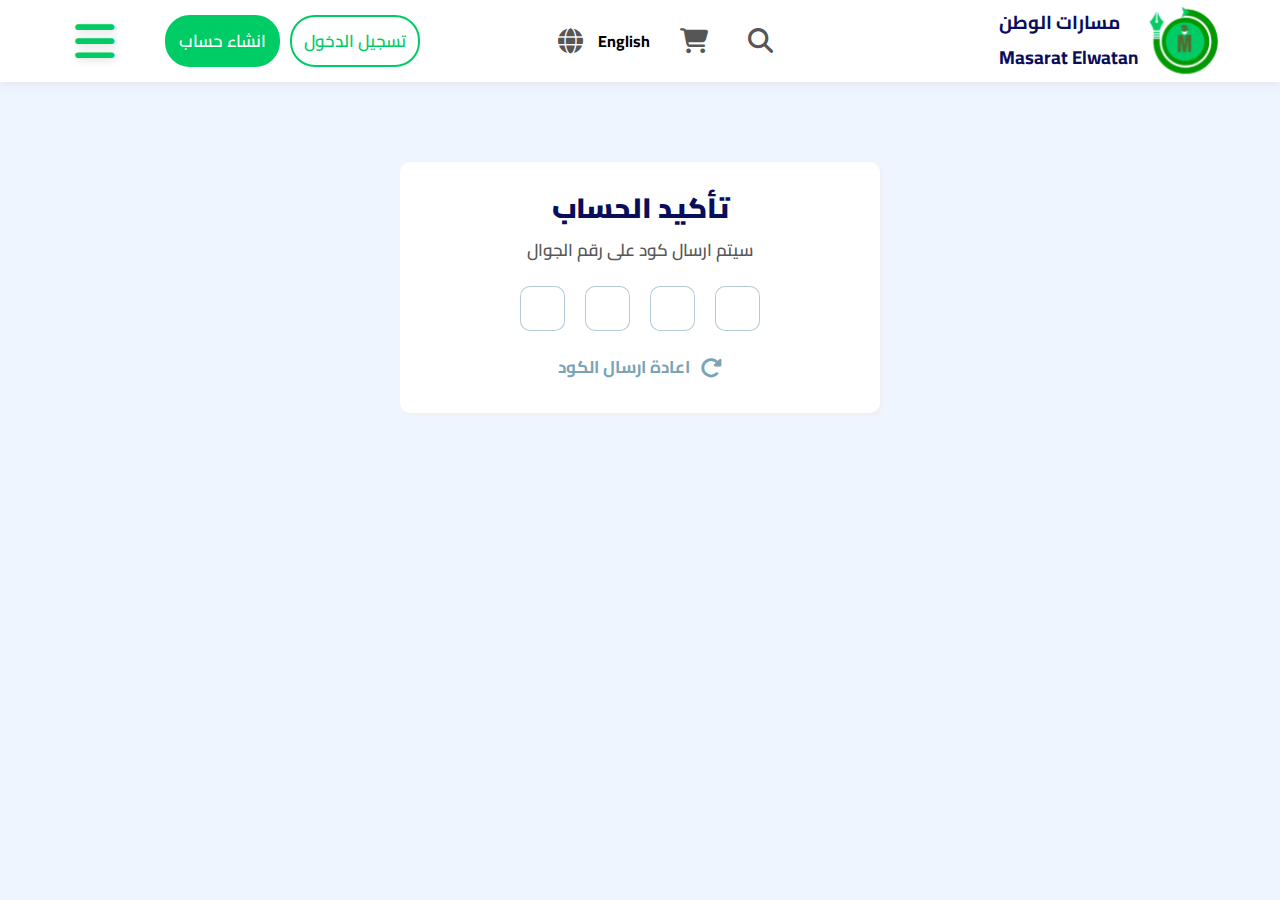
<file: confirm.html>
<!DOCTYPE html>
<html lang="en">
<head>
    <meta charset="UTF-8">
    <meta name="viewport" content="width=device-width, initial-scale=1.0">
    <link rel="stylesheet" href="https://cdnjs.cloudflare.com/ajax/libs/font-awesome/6.5.1/css/all.min.css">
    <link rel="preconnect" href="https://fonts.googleapis.com">
    <link rel="preconnect" href="https://fonts.gstatic.com" crossorigin>
    <link href="https://fonts.googleapis.com/css2?family=Cairo:wght@400;500;600;700;800;900;1000&display=swap" rel="stylesheet">
    <link rel="stylesheet" href="css/slick-theme.css">
    <link rel="stylesheet" href="css/slick.css">
    <link rel="stylesheet" href="css/style.css">
    <title>مسارات الوطن</title>
</head>
<body class="login-body">
    <div class="section-container"> <!-- Sections Container -->
        <div class="section-1"> <!-- Section One -->
            <div class="header"> <!-- Header -->
                <div class="logo"> <!-- Logo -->
                    <img src="Images/Logo.svg" alt="#">
                    <div class="logo-title"> <!-- Logo Title -->
                        <h3>مسارات الوطن</h3>
                        <h3>Masarat Elwatan</h3>
                    </div>
                </div>
                <div class="menu-box" id="menu-box"> <!-- Menu Icon -->
                    <i class="fa-solid fa-bars"></i>
                </div>
                <div class="navbar"> <!-- Navbar -->
                    <ul>
                        <li>
                            <a href="#">الدورات</a>
                        </li>
                        <li>
                            <a href="#">عن مسارات</a>
                        </li>
                        <li>
                            <a href="#">المقالات</a>
                        </li>
                        <li>
                            <a href="#">الأسئلة الشائعة</a>
                        </li>
                        <li>
                            <a href="#">الرحلات التعليمية</a>
                        </li>
                    </ul>
                </div>
                <div class="header-icons"> <!-- Header Icons -->
                    <i class="fa-solid fa-magnifying-glass"></i>
                    <i class="fa-solid fa-cart-shopping"></i>
                    <span><i class="fa-solid fa-globe"></i><h6>English</h6></span>
                </div>
                <div class="header-buttons">
                    <a href="login.html" class="header-button-1">تسجيل الدخول</a>
                    <a href="signin.html" class="header-button-2">انشاء حساب</a>
                </div>
                <div class="header-icons-2">
                    <a href="login.html">
                        <i class="fa-regular fa-user"></i>
                    </a>
                    <a href="signin.html">
                        <i class="fa-solid fa-user-plus"></i>  
                    </a>
                </div>
            </div> <!-- End Header -->
            <div class="section-1-container-confirm"> <!-- Section One Container -->
                <div class="confirm-section">
                    <div class="confirm-text">
                        <h2>تأكيد الحساب</h2>
                        <p>سيتم ارسال كود على رقم الجوال</p>
                    </div>
                    <div class="confirm-inputs">
                        <input type="number" >
                        <input type="number" >
                        <input type="number" >
                        <input type="number" >
                    </div>
                    <div class="confirm-resend">
                        <a href="#">
                            <span>اعادة ارسال الكود</span>
                        </a>
                        <i class="fa-solid fa-rotate-right"></i>
                    </div>
                </div>
            </div>
        </div>
    </div>
    <script src="https://ajax.googleapis.com/ajax/libs/jquery/3.6.3/jquery.min.js"></script>
    <script src="js/slick.min.js"></script>
    <script src="js/main.js"></script>
</body>
</html>
</file>
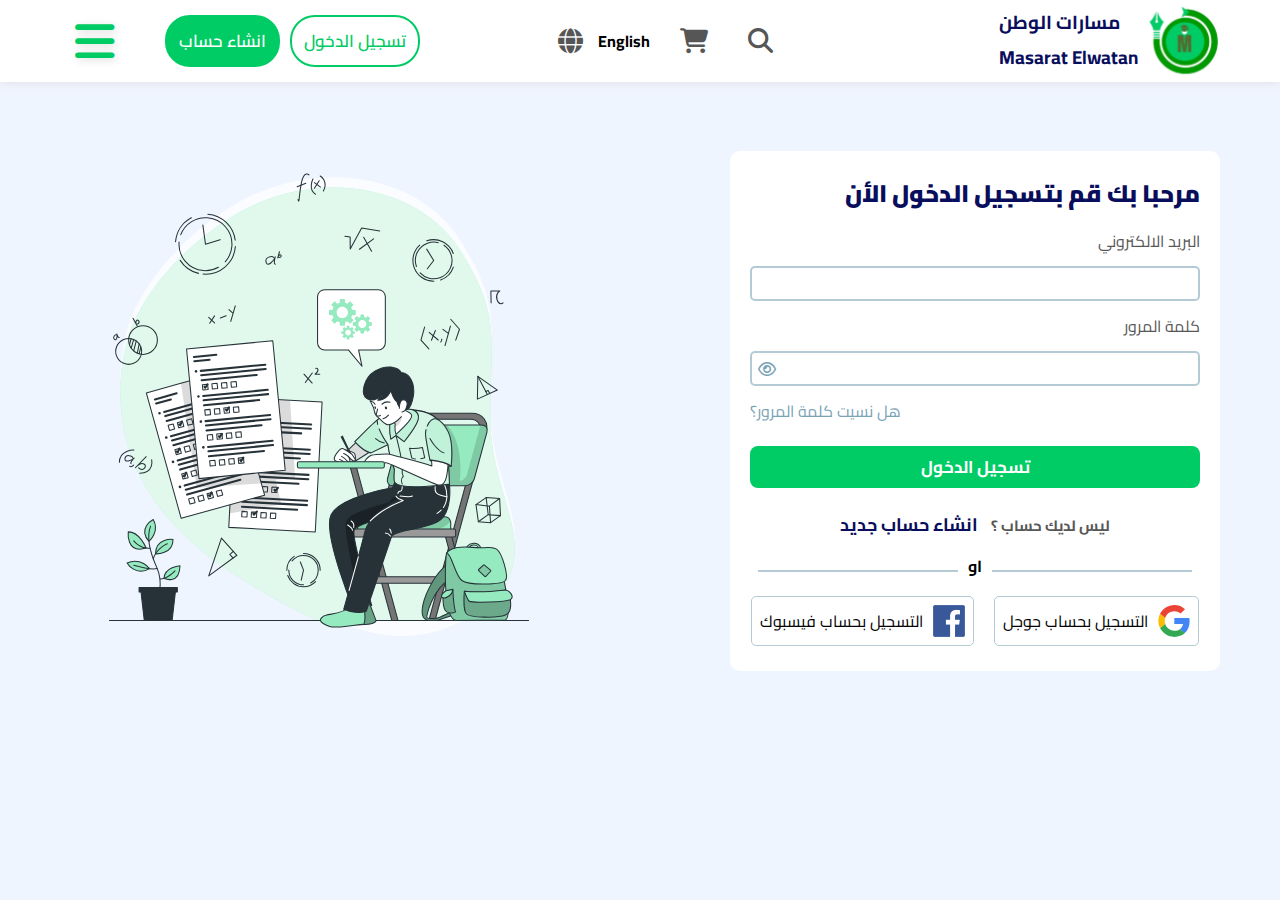
<file: login.html>
<!DOCTYPE html>
<html lang="en">
<head>
    <meta charset="UTF-8">
    <meta name="viewport" content="width=device-width, initial-scale=1.0">
    <link rel="stylesheet" href="https://cdnjs.cloudflare.com/ajax/libs/font-awesome/6.5.1/css/all.min.css">
    <link rel="preconnect" href="https://fonts.googleapis.com">
    <link rel="preconnect" href="https://fonts.gstatic.com" crossorigin>
    <link href="https://fonts.googleapis.com/css2?family=Cairo:wght@400;500;600;700;800;900;1000&display=swap" rel="stylesheet">
    <link rel="stylesheet" href="css/slick-theme.css">
    <link rel="stylesheet" href="css/slick.css">
    <link rel="stylesheet" href="css/style.css">
    <title>مسارات الوطن</title>
</head>
<body class="login-body">
    <div class="section-container"> <!-- Sections Container -->
        <div class="section-1"> <!-- Section One -->
            <div class="header"> <!-- Header -->
                <div class="logo"> <!-- Logo -->
                    <img src="Images/Logo.svg" alt="#">
                    <div class="logo-title"> <!-- Logo Title -->
                        <h3>مسارات الوطن</h3>
                        <h3>Masarat Elwatan</h3>
                    </div>
                </div>
                <div class="menu-box" id="menu-box"> <!-- Menu Icon -->
                    <i class="fa-solid fa-bars"></i>
                </div>
                <div class="navbar"> <!-- Navbar -->
                    <ul>
                        <li>
                            <a href="#">الدورات</a>
                        </li>
                        <li>
                            <a href="#">عن مسارات</a>
                        </li>
                        <li>
                            <a href="#">المقالات</a>
                        </li>
                        <li>
                            <a href="#">الأسئلة الشائعة</a>
                        </li>
                        <li>
                            <a href="#">الرحلات التعليمية</a>
                        </li>
                    </ul>
                </div>
                <div class="header-icons"> <!-- Header Icons -->
                    <i class="fa-solid fa-magnifying-glass"></i>
                    <i class="fa-solid fa-cart-shopping"></i>
                    <span><i class="fa-solid fa-globe"></i><h6>English</h6></span>
                </div>
                <div class="header-buttons">
                    <a href="login.html" class="header-button-1">تسجيل الدخول</a>
                    <a href="signin.html" class="header-button-2">انشاء حساب</a>
                </div>
                <div class="header-icons-2">
                    <a href="login.html">
                        <i class="fa-regular fa-user"></i>
                    </a>
                    <a href="signin.html">
                        <i class="fa-solid fa-user-plus"></i>  
                    </a>
                </div>
            </div> <!-- End Header -->
            <div class="section-1-container two"> <!-- Section One Container -->
                <div class="section-1-image"> <!-- Section One Image -->
                    <img src="Images/Login.svg" alt="#">
                </div>
                <div class="section-1-text"> <!-- Section One Text -->
                    <div class="login-container">
                        <div class="login-text">
                            <h2>مرحبا بك قم بتسجيل الدخول الأن</h2>
                        </div>
                        <div class="login-inputs">
                            <span id="email">البريد الالكتروني</span>
                            <input type="email" id="emaill">
                            <span id="password">كلمة المرور</span>
                            <i class="fa-regular fa-eye" id="show"></i>
                            <input type="password" id="pass">
                            <span id="forget">
                                <a href="confirm.html">هل نسيت كلمة المرور؟</a>
                            </span>
                            <button type="submit">تسجيل الدخول</button>
                        </div>
                        <div class="no-acc">
                            <h5>ليس لديك حساب ؟ <span>
                                <a href="signin.html">انشاء حساب جديد</a>
                            </span></h5>
                        </div>
                        <div class="or">
                            <h4>او</h4>
                        </div>
                        <div class="login-social">
                            <div class="google">
                                <span>التسجيل بحساب جوجل</span>
                                <img src="Images/Google.svg" alt="#">
                            </div>
                            <div class="facebook">
                                <span>التسجيل بحساب فيسبوك</span>
                                <img src="Images/Facebook.png" alt="#">
                            </div>
                        </div>
                    </div>
                </div>
            </div>
        </div>
    </div>
    <script src="https://ajax.googleapis.com/ajax/libs/jquery/3.6.3/jquery.min.js"></script>
    <script src="js/slick.min.js"></script>
    <script src="js/main.js"></script>
</body>
</html>
</file>
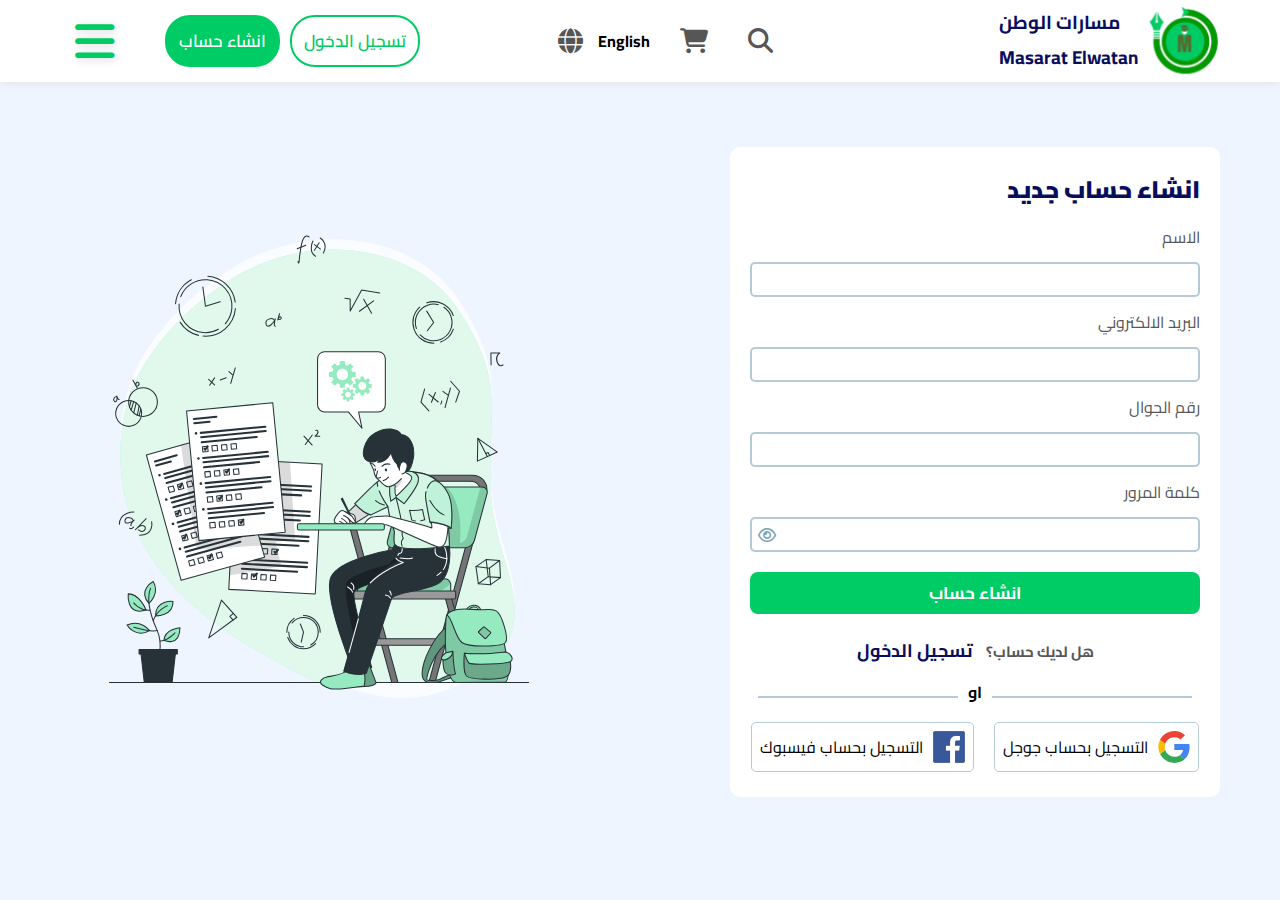
<file: signin.html>
<!DOCTYPE html>
<html lang="en">
<head>
    <meta charset="UTF-8">
    <meta name="viewport" content="width=device-width, initial-scale=1.0">
    <link rel="stylesheet" href="https://cdnjs.cloudflare.com/ajax/libs/font-awesome/6.5.1/css/all.min.css">
    <link rel="preconnect" href="https://fonts.googleapis.com">
    <link rel="preconnect" href="https://fonts.gstatic.com" crossorigin>
    <link href="https://fonts.googleapis.com/css2?family=Cairo:wght@400;500;600;700;800;900;1000&display=swap" rel="stylesheet">
    <link rel="stylesheet" href="css/slick-theme.css">
    <link rel="stylesheet" href="css/slick.css">
    <link rel="stylesheet" href="css/style.css">
    <title>مسارات الوطن</title>
</head>
<body class="login-body">
    <div class="section-container"> <!-- Sections Container -->
        <div class="section-1"> <!-- Section One -->
            <div class="header"> <!-- Header -->
                <div class="logo"> <!-- Logo -->
                    <img src="Images/Logo.svg" alt="#">
                    <div class="logo-title"> <!-- Logo Title -->
                        <h3>مسارات الوطن</h3>
                        <h3>Masarat Elwatan</h3>
                    </div>
                </div>
                <div class="menu-box" id="menu-box"> <!-- Menu Icon -->
                    <i class="fa-solid fa-bars"></i>
                </div>
                <div class="navbar"> <!-- Navbar -->
                    <ul>
                        <li>
                            <a href="#">الدورات</a>
                        </li>
                        <li>
                            <a href="#">عن مسارات</a>
                        </li>
                        <li>
                            <a href="#">المقالات</a>
                        </li>
                        <li>
                            <a href="#">الأسئلة الشائعة</a>
                        </li>
                        <li>
                            <a href="#">الرحلات التعليمية</a>
                        </li>
                    </ul>
                </div>
                <div class="header-icons"> <!-- Header Icons -->
                    <i class="fa-solid fa-magnifying-glass"></i>
                    <i class="fa-solid fa-cart-shopping"></i>
                    <span><i class="fa-solid fa-globe"></i><h6>English</h6></span>
                </div>
                <div class="header-buttons">
                    <a href="login.html" class="header-button-1">تسجيل الدخول</a>
                    <a href="signin.html" class="header-button-2">انشاء حساب</a>
                </div>
                <div class="header-icons-2">
                    <a href="login.html">
                        <i class="fa-regular fa-user"></i>
                    </a>
                    <a href="signin.html">
                        <i class="fa-solid fa-user-plus"></i>  
                    </a>
                </div>
            </div> <!-- End Header -->
            <div class="section-1-container two"> <!-- Section One Container -->
                <div class="section-1-image"> <!-- Section One Image -->
                    <img src="Images/Login.svg" alt="#">
                </div>
                <div class="section-1-text"> <!-- Section One Text -->
                    <div class="login-container">
                        <div class="login-text">
                            <h2>انشاء حساب جديد</h2>
                        </div>
                        <div class="login-inputs">
                            <span id="user">الاسم</span>
                            <input type="text" id="username">
                            <span id="email">البريد الالكتروني</span>
                            <input type="email" id="emaill">
                            <span id="phonenumber">رقم الجوال</span>
                            <input type="text" id="number">
                            <span id="password">كلمة المرور</span>
                            <i class="fa-regular fa-eye" id="show2"></i>
                            <input type="password" id="pass">
                            <button type="submit" id="submit2">انشاء حساب</button>
                        </div>
                        <div class="no-acc">
                            <h5>هل لديك حساب؟<span>
                                <a href="login.html">تسجيل الدخول</a>
                            </span></h5>
                        </div>
                        <div class="or">
                            <h4>او</h4>
                        </div>
                        <div class="login-social">
                            <div class="google">
                                <span>التسجيل بحساب جوجل</span>
                                <img src="Images/Google.svg" alt="#">
                            </div>
                            <div class="facebook">
                                <span>التسجيل بحساب فيسبوك</span>
                                <img src="Images/Facebook.png" alt="#">
                            </div>
                        </div>
                    </div>
                </div>
            </div>
        </div>
    </div>
    <script src="https://ajax.googleapis.com/ajax/libs/jquery/3.6.3/jquery.min.js"></script>
    <script src="js/slick.min.js"></script>
    <script src="js/main.js"></script>
</body>
</html>
</file>
<file: css/style.css>
* {
    margin: 0;
    padding: 0;
    box-sizing: border-box;
    scroll-behavior: smooth;
    text-decoration: none;
    list-style: none;
    font-family: 'Cairo', sans-serif;
}
::-webkit-scrollbar {
    width: 12.5px;
}
::-webkit-scrollbar-track {
    background: white;
    border-radius: 5px;
}
::-webkit-scrollbar-thumb {
    background: #00CC65;
    border-radius: 5px;
}
::-webkit-scrollbar-thumb:hover {
    background: #00ae57;
}
/* Section One Start */
.section-1 {
    width: 100%;
    background: #EFF5FF;
}
/* Header */
.header {
    position: relative;
    z-index: 1;
    display: flex;
    flex-direction: row-reverse;
    align-items: center;
    justify-content: space-between;
    padding: 5px 60px;
    gap: 5px;
    box-shadow: 0px 0px 10px #DDD;
    background: #FFF;
}
/* Logo */
.logo {
    cursor: pointer;
    display: flex;
    flex-direction: row-reverse;
    gap: 10px;
}
.logo img {
    width: 72px;
    height: 72px;
}
/* Logo Title */
.logo-title h3 {
    cursor: pointer;
    color: #080E5C;
}
/* Menu Icon */
#menu-box {
    display: none;
    cursor: pointer;
    font-size: 45px;
    color: #00CC65;
}
/* Navbar */
.navbar {
    position: relative;
}
.navbar ul {
    display: flex;
    flex-direction: row-reverse;
    gap: 15px;
}
.navbar a {
    font-size: 17px;
    font-weight: 600;
    padding: 5px 10px;
    border-radius: 5px;
    color: #080E5C;
}
.navbar a:hover {
    transition: linear 0.5s;
    background: #EBF2FF;
}
/* Header Icons */
.header-icons {
    cursor: pointer;
    display: flex;
    flex-direction: row-reverse;
    align-items: center;
    gap: 20px;
}
.header-icons i {
    padding: 7.5px 10px;
    font-size: 25px;
    border-radius: 5px;
    color: #565656;
}
.header-icons i:hover {
    transition: linear 0.5s;
    background: #E8F0FF;
}
.header-icons span  {
    display: flex;
    align-items: center;
    gap: 5px;
}
.header-icons span h6 {
    font-size: 16px;
}
/* Header Buttons */
.header-buttons {
    display: flex;
    flex-direction: row-reverse;
    align-items: center;
    gap: 10px;
}
.header-buttons a {
    padding: 8px 12px;
    border-radius: 25px;
    font-size: 17px;
    font-weight: 600;
}
.header-buttons .header-button-1 {
    border: 2px solid #00CC65;
    color: #00CC65;
}
.header-buttons .header-button-1:hover {
    transition: linear 0.4s;
    color: #FFF;
    background: #00CC65;
}
.header-buttons .header-button-2 {
    color: #FFF;
    border: 2px solid #00CC65;
    background: #00CC65;
}
.header-buttons .header-button-2:hover {
    transition: all linear 0.4s;
    color: #00CC65;
    background: #FFF;
}
.header-icons-2 {
    display: none;
}
/* Responsive Navbar */
@media(max-width: 1420px) {
    #menu-box {
        display: block;
        position: absolute;
        left: 75px;
        text-shadow: 2px 2px 8px #DDD;
    }
    .header-buttons {
        margin-left: 105px;
    }
    .header-icons {
        margin-left: 20px;
    }
    .navbar ul {
        display: flex;
        text-align: center;
        position: absolute;
        transition: all ease 0.4s;
        padding: 35px 20px;
        top: -500px;
        left: 50%;
        z-index: -1;
        border-radius: 10px;
        transform: translateX(-80%);
        background: #FFF;
    }
    .navbar ul a {
        display: block;
        width: 130px;
        padding: 0;
    }
    .navbar ul.open {
        top: 25px;
    }
}
@media(max-width: 1030px) {
    .header-icons {
        display: none;
    }
    .navbar ul {
        left: 157px;
    }
}
@media(max-width: 780px) {
    .navbar ul {
        flex-direction: column;
        padding: 50px 65px;
        margin: auto;
        left: -100px;
    }
    .header {
        padding: 5px 40px;
    }
    .header-buttons {
        margin-left: 85px;
    }
    .header-buttons a {
        padding: 6px 10px;
        font-size: 13px;
        font-weight: 500;
    }
    #menu-box {
        font-size: 40px;
        left: 65px;
    }
}
@media(max-width: 635px) {
    .logo-title {
        display: none;
    }
    .navbar ul {
        left: -120px;
    }
}
@media(max-width: 567px) {
    .header {
        padding: 5px 20px;
    }
    #menu-box {
        left: 25px;
    }
}
@media(max-width: 467px) {
    .header {
        padding: 5px 15px;
    }
    .header-buttons {
        display: none;
    }
    .navbar ul {
        left: -85px;
        padding: 40px 20px;
    }
}
@media(max-width: 466px) {
    .header-icons-2 {
        display: flex;
        flex-direction: row-reverse;
        gap: 10px;
        font-size: 29px;
        margin-left: 70px;
        color: #00CC65;
    }
    .header-icons-2 i {
        text-shadow: 2px 2px 8px #DDD;
    }
}
@media(max-width: 431px) {
    .navbar ul {
        left: -95px;
    }
}
@media(max-width: 420px) {
    .navbar ul {
        left: -88px;
    }
}
@media(max-width: 400px) {
    .navbar ul {
        left: -70px;
    }
}
/* Section One Container */
.section-1-container {
    display: flex;
    justify-content: space-between;
    align-items: center;
    padding: 55px 60px;
    margin-top: 10px;
}
/* Section One Image */
.section-1-image img {
    width: 518px;
    height: 518px;
}
/* Section One Text */
.section-1-text {
    display: flex;
    flex-direction: column;
    text-align: end;
    gap: 40px;
}
.section-1-text h1 {
    font-weight: 800;
    color: #080E5C;
}
/* Section One Search */
.section-1-search {
    position: relative;
    display: flex;
    flex-direction: column;
    gap: 40px;
}
.search-iconn {
    cursor: pointer;
    position: absolute;
    font-size: 18px;
    padding: 8px;
    left: 10px;
    top: 8px;
    border-radius: 5px;
    color: #FFF;
    background: #00CC65;
}
.search-iconn:hover {
    transition: 0.5s;
    background: #00ae57;
}
.search-area {
    cursor: pointer;
    text-align: end;
    border: none;
    height: 50px;
    padding: 5px;
    font-size: 18px;
    border-radius: 10px;
    background: #FFF;
}
.search-area:focus {
    outline: none;
}
.search-area::placeholder {
    padding-right: 3px;
    margin-right: 3px;
}
.submit-button {
    cursor: pointer;
    width: 150px;
    font-size: 18px;
    font-weight: 800;
    padding: 10px 20px;
    border-radius: 35px;
    color: #FFF;
    border: 2px solid #00CC65;
    background: #00CC65;
}
.submit-button:hover {
    transition: all linear 0.4s;
    color: #00CC65;
    border: 2px solid #00CC65;
    background: #EBF2FF;
}
.button-shape {
    font-size: 18px;
    font-weight: 800;
    padding: 10px 20px;
    border-radius: 35px;
    color: #FFF;
    border: 2px solid #00CC65;
    background: #00CC65;
}
.button-shape:hover {
    transition: all linear 0.4s;
    color: #00CC65;
    border: 2px solid #00CC65;
    background: #EBF2FF;
}
/* Section One Responsive */
@media(max-width: 1040px) {
    .section-1-text h1 {
        font-size: 25px;
        font-weight: 700;
    }
    .section-1-search {
        width: 330px;
    }
    .button-shape {
        font-size: 16px;
    }
}
@media(max-width: 1110px) {
    .section-1-image img {
        width: 418px;
        height: 418px;
    }
}
@media(max-width: 900px) {
    .section-1-container {
        flex-direction: column;
        margin: 0;
        padding: 5px;
    }
    .section-1-image img {
        width: 518px;
        height: 518px;
    }
    .section-1-text {
        padding: 10px 0;
        text-align: center;
    }
    .section-1-button-container {
        justify-content: center;
        margin: 10px 0 20px 0;
    }
}
@media(max-width: 545px) {
    .section-1-container {
        overflow: hidden;
    }
    .section-1-image img {
        width: 400px;
        height: 400px;
    }
}
@media(max-width: 435px) {
    .section-1-container {
        padding: 10px;
    }
    .section-1-image img {
        width: 300px;
        height: 300px;
    }
    .section-1-text h1 {
        font-size: 25px;
        font-weight: 600;
    }
    .section-1-search {
        width: 340px;
    }
}
/* Section Two Start */
.section-2 {
    width: 100%;
    padding: 40px 60px;
    background: #FFF;
}
/* Section Two Title */
.section-2-title {
    display: flex;
    justify-content: center;
}
.section-2-title h1 {
    font-size: 35px;
    word-spacing: 5px;
    color: #080E5C;
}
/* Section Two Container */
.section-2-container {
    display: grid;
    grid-template-columns: repeat(auto-fill,minmax(300px,1fr));
    gap: 20px;
    margin: 50px 0;
}
@media(min-width: 1700px) {
    .section-4-container {
        grid-template-columns: repeat(auto-fill,minmax(450px,1fr));
    }
}
/* Section Two Box */
.section-2-box {
    position: relative;
    z-index: 1;
    display: flex;
    flex-direction: column;
    text-align: center;
    cursor: pointer;
    gap: 20px;
    padding: 20px;
    border-radius: 10px;
    box-shadow: 0px 0px 8px #DDD;
    background: #EFF5FF;
}
.Ellipse {
    position: absolute;
    z-index: -1;
    left: 50%;
    transform: translateX(-50%);
}
/* Section Two Image */
.section-2-image {
    margin-top: 12.5px;
}
.section-2-button {
    text-align: center;
    margin: 10px 0 10px 0;
}
.button-shape.two:hover {
    background: #FFF;
}
/* Section Two Responsive */
@media(max-width: 767px) {
    .section-2-container {
        grid-template-columns: repeat(auto-fill,minmax(250px,1fr));
    }
    .section-2 {
        width: 100%;
        padding: 40px 40px;
    }
}
@media(max-width: 567px) {
    .section-2 {
        padding: 30px 20px;
    }
    .section-2-title h1 {
        font-size: 27px;
        word-spacing: 0;
    }
}
@media(max-width: 467px) {
    .section-2 {
        padding: 30px 15px;
    }
    .section-2-title h1 {
        font-size: 22px;
    }
}
/* Section Three Start */
.section-3 {
    width: 100%;
    padding: 40px 60px;
    background: #EFF5FF;
}
/* Section Three Title */
.section-3-title {
    display: flex;
    justify-content: center;
}
.section-3-title h1 {
    font-size: 35px;
    word-spacing: 5px;
    color: #080E5C;
}
.tab-box {
    display: flex;
    flex-direction: row-reverse;
    justify-content: space-between;
    align-items: center;
    gap: 20px;
    padding: 20px 0 0 5px;
    border-bottom: 2px solid #49494934;
}
.tab-btn {
    cursor: pointer;
    font-size: 17px;
    font-weight: 700;
    padding: 5px 10px;
    border: none;
    background: none;
    color: #575757;
    border-bottom: 2px solid #EFF5FF;
}
.tab-btn:hover {
    transition: 0.4s;
    color: #080E5C;
    border-bottom: 2px solid #080E5C;
}
.activated {
    color: #080E5C;
    border-bottom: 2px solid #080E5C;
}
/* Section Three Container */
.section-3-container {
    display: grid;
    grid-template-columns: repeat(auto-fill,minmax(300px,1fr));
    gap: 20px;
    margin-top: 25px;
}
/* Section Three Box */
.section-3-box {
    display: flex;
    flex-direction: column;
    text-align: center;
    cursor: pointer;
    padding: 10px;
    border-radius: 10px;
    box-shadow: 0 0 8px #DDD;
    background: #FFF;
}
/* Section Three Image */
.section3-image {
    position: relative;
}
.section3-image img {
    width: 100%;
}
.money {
    position: absolute;
    right: 10px;
    bottom: 20px;
}
.money h6 {
    font-size: 18px;
    font-weight: 600;
    padding: 5px 10px;
    border-radius: 10px;
    color: #000;
    background: #FFF;
}
.money h6 span {
    font-size: 20px;
    font-weight: 900;
    color: #00075D;
}
/* Section Three Text */
.section-3-text {
    text-align: end;
}
.section-3-text h3 {
    margin: 20px 5px;
}
/* Section Three Information */
.section-3-info {
    display: flex;
    flex-direction: row-reverse;
    gap: 15px;
    margin: 10px 5px;
    padding-bottom: 50px;
    border-bottom: 2px solid #56565615;
}
.section-3-info.two {
    padding-bottom: 10px;
}
.section-3-info span {
    font-size: 16px;
    font-weight: 700;
    color: #494949;
}
/* Section Three Details */
.section-3-details {
    display: flex;
    justify-content: space-between;
}
.section-3-details span {
    font-size: 16px;
    font-weight: 700;
    padding: 5px;
    color: #000;
}
.section-3-details span i {
    padding: 0px 5px;
    color: #9CB5D5;
}
.section-3-button {
    text-align: center;
    padding-top: 40px;
    margin: 20px 0;
}
/* Section Three Responsive */
@media(max-width: 767px) {
    .section-3-container {
        grid-template-columns: repeat(auto-fill,minmax(220px,1fr));
    }
    .section-3 {
        padding: 30px 40px;
    }
    .section-3-details span {
        font-size: 13px;
    }
    .section-3-text h3 {
        font-size: 15px;
    }
    .section-3-info span {
        font-size: 13px;
    }
}
@media(max-width: 567px) {
    .section-3 {
        padding: 25px 20px;
    }
}
@media(max-width: 550px) {
    .section-3-button {
        padding-top: 20px;
    }
    .section-2-button {
        margin: -10px 0 1   0px 0;
    }
}
@media(max-width: 467px) {
    .section-3 {
        padding: 25px 15px;
    }
}
@media(max-width: 425px) {
    .section-3-title h1 {
        font-size: 27px;
        word-spacing: 0;
    }
    .section-3-text h3 {
        font-size: 15px;
    }
    .section-3-info span {
        font-size: 13px;
    }
    .money h6 {
        font-size: 12px;
    }
    .money h6 span {
        font-size: 16px;
    }
    .section-3-info {
        padding-bottom: 35px;
    }
    .section-3-details span {
        font-size: 13px;
    }
}
/* Section Four Start */
.section-4 {
    position: relative;
    width: 100%;
    padding: 50px 70px;
    background: #FFF;
}
/* Section Four Title */
.section-4-title {
    display: flex;
    justify-content: center;
}
.section-4-title h1 {
    font-size: 35px;
    word-spacing: 5px;
    color: #080E5C;
}
/* Section Four Box */
.section-4-box {
    display: flex;
    flex-direction: column;
    text-align: center;
    cursor: pointer;
    padding: 10px;
    border-radius: 15px;
    border: 1px solid #DDD;
    box-shadow: 1px 1px 4px #DDD;
    background: #FFF;
}
/* Section Four Image */
.section-4-image img {
    width: 100%;
}
.section-4-p {
    text-align: end;
    color: #9CB5D5;
}
.section-4-title {
    text-align: end;
    padding: 0px 0 20px 0;
}
.section-4-title h2 {
    font-size: 18px;
    font-weight: 700;
    margin: 20px 0;
    color: #575757;
}
.section-4-info {
    text-align: end;
}
.section-4-info i {
    color: #9CB5D5;
    margin: 0 5px 0 10px;
}
.dots {
    cursor: pointer;
    text-align: center;
}
/* Section Four Responsive */
@media(max-width: 767px) {
    .section-4-container {
        grid-template-columns: repeat(auto-fill,minmax(230px,1fr));
        padding: 0;
    }
    .section-4 {
        padding: 40px;
    }
}
@media(max-width: 567px){
    .section-4 {
        padding: 20px;
    }
}
@media(max-width: 540px) {
    .section-4-title h1 {
        font-size: 27px;
    }
}
@media(max-width: 467px) {
    .section-4 {
        padding: 30px 15px;
    }
}
/* Section Five Start */
.section-5 {
    width: 100%;
    padding: 40px 60px;
    background: #EFF5FF;
}
/* Section Five Title */
.section-5-title {
    display: flex;
    justify-content: center;
    padding: 5px 0;
}
.section-5-title h1 {
    font-size: 35px;
    word-spacing: 5px;
    margin-bottom: 15px;
    color: #080E5C;
}
/* Section Five Container */
.section-5-container {
    display: flex;
    gap: 50px;
    justify-content: center;
    text-align: center;
}
/* Section Five Box */
.section-5-box {
    text-align: center;
    padding: 15px;
    padding: 20px;
    border-radius: 10px;
    box-shadow: 0 0 4px #DDD;
    background: #FFF;
}
.section-5-image img {
    width: 50%;
    margin: 5px;
}
/* Section Five Responsive */
@media(max-width: 767px) {
    .section-5 {
        padding: 40px;
    }
}
@media(max-width: 567px) {
    .section-5 {
        padding: 30px 20px;
    }
}
@media(max-width: 467px) {
    .section-5 {
        padding: 30px 15px;
    }
}
/* Footer */
.footer {
    width: 100%;
    background: #FFF;
}
.footer-container {
    display: flex;
    flex-direction: row-reverse;
    justify-content: space-between;
    gap: 100px;
    padding: 40px 60px;
}
.footer-box {
    display: flex;
    flex-direction: column;
    gap: 25px;
}
.footer-bio {
    text-align: end;
}
.footer-title {
    text-align: center;
    font-size: 23px;
    font-weight: 700;
}
.all {
    display: flex;
    flex-direction: column;
    text-align: end;
    gap: 15px;
}
.footer-social-icons {
    display: flex;
    flex-direction: column;
    align-items: end;
    gap: 30px;
}
.social span i {
    margin-left: 10px;
    color: #9CB5D5;
}
.social-icons {
    display: flex;
    align-items: center;
    justify-content: end;
    margin-top: 20px;
    gap: 20px;
}
.social-icons i {
    cursor: pointer;
    font-size: 25px;
    color: #00CC65;
}
.social-icons i:hover {
    transition: 0.3s;
    color: #008e47;
}
/* Responsive Footer */
@media(max-width: 1210px) {
    .footer-title {
        font-size: 14px;
        padding: 20px 5px;
    }
}
@media(max-width: 1110px) {
    .footer-container {
        justify-content: space-between;
    }
    .footer-box.two {
        display: none;
    }
    .footer-box {
        justify-content: center;
    }
}
@media(max-width: 890px) {
    .footer-bio {
        max-width: 275px;
    }
}
@media(max-width: 767px) {
    .footer-container {
        padding: 40px;
    }
    .footer-title {
        font-size: 17px;
        padding: 5px;
    }
    .footer-bio p {
        padding: 5px;
    }
}
@media(max-width: 655px) {
    .footer-container {
        flex-direction: column;
        align-items: center;
        gap: 15px;
    }
    .logo-title.two {
        display: block;
    }
    .footer-bio {
        max-width: 100%;
    }
}
@media(max-width: 567px) {
    .footer-container {
        padding: 30px 20px;
    }
}
@media(max-width: 467px) {
    .footer-container {
        padding: 30px 15px;
    }
}
.slick-track {
    display: flex;
    gap: 40px;
    padding: 40px;
}
.section-5-image {
    display: flex;
    justify-content: center;
}
.slick-dots li button:before {
    font-size: 20px;
    color: #a2bddf;
}
.slick-dots li.slick-active button::before {
    color: #00CC65;
}
@media(max-width: 1000px) {
    .slick-track {
        gap: 10px;
        padding: 10px;
    }
    .slick-dots li button:before {
        font-size: 15px;
        margin-top: 20px;
        margin-bottom: 20px;
    }
}
.slick-dots {
    margin-top: 10px;
}
.slick-prev:before, .slick-next:before{ 
    font-family: FontAwesome; 
    font-size: 40px; 
    line-height: 1; 
    color: #575757; 
    opacity: 0.75; 
    -webkit-font-smoothing: antialiased; 
    -moz-osx-font-smoothing: grayscale; 
}   

.slick-prev:before { content: "\f053"; }
[dir="rtl"] .slick-prev:before { content: "\f054"; }

[dir="rtl"] .slick-next { left: -10px; top: 70px; right: auto; }
.slick-next:before { content: "\f054"; }
[dir="rtl"] .slick-next:before { content: "\f053"; }
.slick-prev:before {
    margin-left: -40px;
}
.slick-next:before {
    margin-right: -40px;
}
.hide {
    display: none;
}
.hidden {
    display: none;
}
@media(max-width: 1200px) {
    .section-3-navbar {
        width: 100%;
        display: flex;
        justify-content: center;
    }
    .tab-box {
        width: 360px;
        border: none;
        overflow-x: auto;
    }
    .tab-btn {
        border: none;
    }
    .tab-btn:hover {
        border: none;
    }
}
@media(max-width:430px) {
    .tab-box {
        width: 170px;
    }
}
.login-body {
    background: #EFF5FF;
}
.login-container {
    display: flex;
    flex-direction: column;
    padding: 20px;
    border-radius: 10px;
    background: #FFF;
}
.login-text h2 {
    width: 450px;
    font-weight: 900;
    color: #080E5C;
}
.login-inputs {
    position: relative;
    display: flex;
    flex-direction: column;
}
.login-inputs #username {
    border: 2px solid #7AA3B690;
    border-radius: 5px;
    height: 35px;
    font-size: 17px;
    padding: 5px;
    text-align: end;
    cursor: pointer;
}
.login-inputs #emaill {
    border: 2px solid #7AA3B690;
    border-radius: 5px;
    height: 35px;
    font-size: 17px;
    padding: 5px;
    text-align: end;
    cursor: pointer;
}
.login-inputs #pass {
    border: 2px solid #7AA3B690;
    border-radius: 5px;
    height: 35px;
    font-size: 17px;
    padding: 5px;
    text-align: end;
    cursor: pointer;
}
.login-inputs #number {
    border: 2px solid #7AA3B690;
    border-radius: 5px;
    height: 35px;
    font-size: 17px;
    padding: 5px;
    text-align: end;
    cursor: pointer;
}
.login-inputs #emaill:focus , .login-inputs #pass:focus , .login-inputs #username {
    outline: none;
    display: flex;
    text-align: end;
    padding: 5px;
    font-size: 17px;
}
.login-inputs #email {
    margin-top: 10px;
    margin-bottom: 10px;
    color: #575757;
}
.login-inputs #phonenumber {
    margin-top: 10px;
    margin-bottom: 10px;
    color: #575757;
}
.login-inputs #user {
    margin-top: 10px;
    margin-bottom: 10px;
    color: #575757;
}
.login-inputs #password {
    margin-top: 10px;
    margin-bottom: 10px;
    color: #575757;
}
.login-inputs #forget a {
    display: block;
    text-align: start;
    margin-top: 10px;
    margin-bottom: 10px;
    color: #7AA3B6;
}
#show {
    position: absolute;
    bottom: 121px;
    left: 8px;
    color: #7AA3B6;
    cursor: pointer;
}
.login-inputs button {
    cursor: pointer;
    border: none;
    font-size: 17px;
    font-weight: 700;
    padding: 5px;
    border-radius: 8px;
    margin: 10px 0;
    color: #FFF;
    background: #00CC65;
}
.login-inputs button:hover {
    transition: 0.4s;
    background: #00ae57;
}
.no-acc {
    display: flex;
    justify-content: center;
    margin: 10px 0;
}
.no-acc h5 {
    cursor: pointer;
    font-size: 15px;
    color: #575757;
}
.no-acc h5 span a {
    font-size: 18px;
    margin-right: 10px;
    color: #080E5C;
}
.or {
    position: relative;
    display: flex;
    justify-content: center;
    margin-bottom: 20px;
}
.or h4 {
    position: absolute;
}
.or ::before {
    content: "";
    display: inline-block;
    width: 200px;
    height: 2px;
    background-color: #7AA3B690;
    margin-right: 10px;
}
.or ::after {
    content: "";
    display: inline-block;
    width: 200px;
    height: 2px;
    background-color: #7AA3B690;
    margin-left: 10px;
}
.login-social {
    display: flex;
    align-items: center;
    justify-content: center;
    gap: 20px;
    flex-direction: row-reverse;
    margin: 25px 0 5px 0;
}
.google {
    cursor: pointer;
    display: flex;
    gap: 10px;
    padding: 8px;
    align-items: center;
    border-radius: 5px;
    border: 1px solid #7AA3B690;
}
.facebook {
    cursor: pointer;
    display: flex;
    gap: 10px;
    padding: 8px;
    align-items: center;
    border-radius: 5px;
    border: 1px solid #7AA3B690;
}
.google img {
    width: 32px;
    height: 32px;
}
.facebook img {
    width: 32px;
    height: 32px;
}
#submit2 {
    margin-top: 20px;
}
#show2 {
    position: absolute;
    bottom: 81px;
    left: 8px;
    color: #7AA3B6;
}
.header-icons-2 a {
    color: #00CC65;
}
@media(max-width: 1035px) {
    .login-text h2 {
        width: 390px;
    }
    .or ::after , .or ::before {
        width: 170px;
    }
    .google img {
        width: 28px;
        height: 28px;
    }
    .facebook img {
        width: 28px;
        height: 28px;
    }
    .google span , .facebook span {
        display: none;
    }
}
@media(max-width: 965px) {
    .section-1-container.two {
        flex-direction: column;
        margin: 0;
        padding: 5px;
    }
    .login-container {
        margin: 10px 0;
    }
    .login-inputs {
        text-align: end;
    }
    .login-inputs #emaill:focus , .login-inputs #pass:focus {
        font-size: 14px;
    }
}
@media(max-width: 475px) {
    .login-text h2 {
        width: 270px;
    }
    .or ::after, .or ::before {
        width: 100px;
    }
}
.section-1-container-confirm {
    display: flex;
    justify-content: center;
    align-items: center;
    margin-top: 80px;
}
.confirm-section {
    display: flex;
    flex-direction: column;
    justify-content: center;
    align-items: center;
    padding: 20px 120px;
    border-radius: 10px;
    box-shadow: 2px 2px 4px #EEE;
    background: #FFF;
}
.confirm-inputs {
    display: flex;
    gap: 20px;
    margin: 10px 0;
}
.confirm-inputs input {
    width: 45px;
    height: 45px;
    cursor: pointer;
    text-align: center;
    font-size: 20px;
    border: 1px solid #7AA3B690;
    border-radius: 10px;
}
.confirm-inputs input[type="number"]::-webkit-outer-spin-button,
.confirm-inputs input[type="number"]::-webkit-inner-spin-button {
  -webkit-appearance: none;
  margin: 0;
}
.confirm-inputs input:focus {
    outline: none;
}
.confirm-text {
    text-align: center;
    margin-bottom: 10px;
}
.confirm-text h2 {
    font-size: 28px;
    font-weight: 900;
    color: #080E5C;
}
.confirm-text p {
    font-size: 17px;
    font-weight: 600;
    color: #575757;
}
.confirm-resend {
    display: flex;
    align-items: center;
    gap: 10px;
    margin: 10px 0;
}
.confirm-resend a {
    font-size: 17px;
    font-weight: 700;
    color: #7AA3B6;
}
.confirm-resend i {
    cursor: pointer;
    font-size: 22px;
    margin-top: 2.5px;
    color: #7AA3B6;
}
@media(max-width: 545px) {
    .confirm-section {
        padding: 20px 50px;
    }
}
</file>
